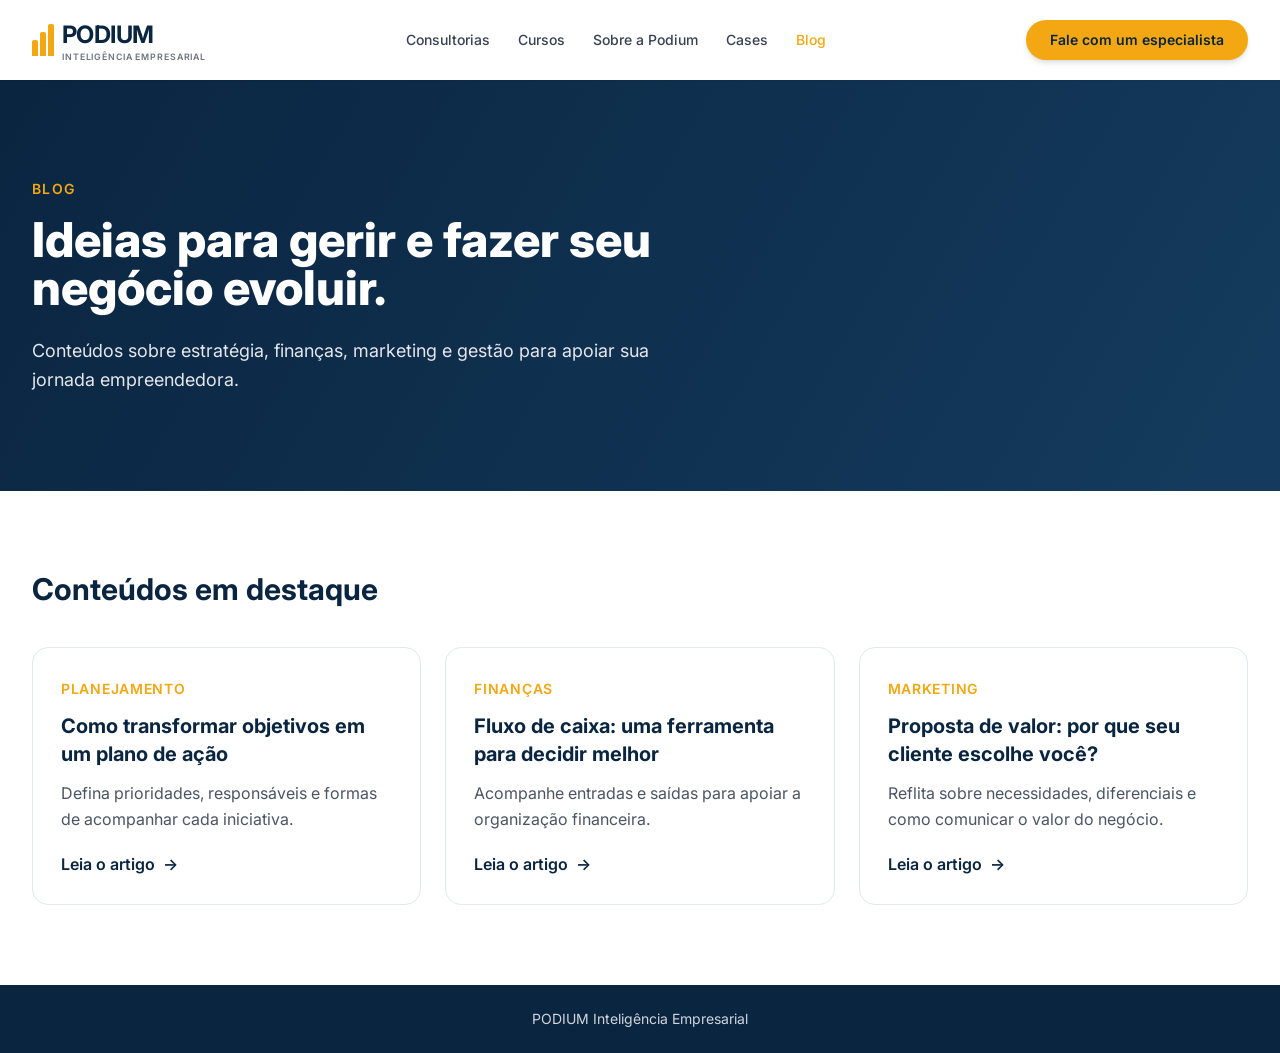
<file: pages/blog.html>
<!DOCTYPE html>
<html lang="pt-BR">
<head>
    <meta charset="UTF-8">
    <meta name="viewport" content="width=device-width, initial-scale=1.0">
    <title>Blog | PODIUM Inteligência Empresarial</title>
    <meta name="description" content="Artigos e orientações sobre planejamento, finanças e marketing para apoiar a gestão de pequenos e médios negócios.">
    <meta name="theme-color" content="#0a2540">
    <meta property="og:type" content="website">
    <meta property="og:locale" content="pt_BR">
    <meta property="og:site_name" content="PODIUM Inteligência Empresarial">
    <meta property="og:title" content="Blog | PODIUM">
    <meta property="og:description" content="Ideias para gerir e fazer seu negócio evoluir.">
    <meta property="og:image" content="../assets/og-podium.png">
    <meta property="og:image:alt" content="PODIUM Inteligência Empresarial">
    <meta name="twitter:card" content="summary_large_image">
    <link rel="icon" type="image/svg+xml" href="../favicon.svg">
    <link rel="stylesheet" href="../assets/site.css">
    <link rel="stylesheet" href="../styles.css">
    <link rel="preconnect" href="https://fonts.googleapis.com">
    <link rel="preconnect" href="https://fonts.gstatic.com" crossorigin>
    <link href="https://fonts.googleapis.com/css2?family=Inter:wght@300;400;500;600;700;800&display=swap" rel="stylesheet">
    <link rel="stylesheet" href="https://cdnjs.cloudflare.com/ajax/libs/font-awesome/6.4.0/css/all.min.css">
</head>
<body class="font-sans antialiased text-gray-800 bg-white">
    <site-header data-active="blog"></site-header>
    <main>
        <section class="page-hero text-white"><div class="max-w-7xl mx-auto px-4 sm:px-6 lg:px-8 py-16 md:py-24"><span class="text-brand-yellow font-semibold uppercase tracking-widest text-sm">Blog</span><h1 class="text-4xl md:text-5xl font-extrabold mt-4 max-w-3xl">Ideias para gerir e fazer seu negócio evoluir.</h1><p class="text-lg text-gray-200 mt-6 max-w-2xl leading-relaxed">Conteúdos sobre estratégia, finanças, marketing e gestão para apoiar sua jornada empreendedora.</p></div></section>
        <section class="max-w-7xl mx-auto px-4 sm:px-6 lg:px-8 py-16 md:py-20"><h2 class="text-3xl font-bold text-brand-blue">Conteúdos em destaque</h2>
            <div class="grid md:grid-cols-3 gap-6 mt-10">
                <article class="page-card rounded-2xl p-7"><span class="text-sm font-semibold text-brand-yellow uppercase tracking-wider">Planejamento</span><h3 class="text-xl font-bold text-brand-blue mt-3">Como transformar objetivos em um plano de ação</h3><p class="text-gray-600 mt-3 leading-relaxed">Defina prioridades, responsáveis e formas de acompanhar cada iniciativa.</p><a href="artigos/planejamento.html" class="inline-flex mt-5 font-semibold text-brand-blue hover:text-brand-yellow">Leia o artigo <span aria-hidden="true" class="ml-2">→</span></a></article>
                <article class="page-card rounded-2xl p-7"><span class="text-sm font-semibold text-brand-yellow uppercase tracking-wider">Finanças</span><h3 class="text-xl font-bold text-brand-blue mt-3">Fluxo de caixa: uma ferramenta para decidir melhor</h3><p class="text-gray-600 mt-3 leading-relaxed">Acompanhe entradas e saídas para apoiar a organização financeira.</p><a href="artigos/fluxo-de-caixa.html" class="inline-flex mt-5 font-semibold text-brand-blue hover:text-brand-yellow">Leia o artigo <span aria-hidden="true" class="ml-2">→</span></a></article>
                <article class="page-card rounded-2xl p-7"><span class="text-sm font-semibold text-brand-yellow uppercase tracking-wider">Marketing</span><h3 class="text-xl font-bold text-brand-blue mt-3">Proposta de valor: por que seu cliente escolhe você?</h3><p class="text-gray-600 mt-3 leading-relaxed">Reflita sobre necessidades, diferenciais e como comunicar o valor do negócio.</p><a href="artigos/proposta-de-valor.html" class="inline-flex mt-5 font-semibold text-brand-blue hover:text-brand-yellow">Leia o artigo <span aria-hidden="true" class="ml-2">→</span></a></article>
            </div>
        </section>
    </main>
    <footer class="bg-brand-blue text-gray-300 py-6 text-center text-sm"><a href="../index.html" class="hover:text-brand-yellow">PODIUM Inteligência Empresarial</a></footer>
    <script src="../header.js"></script>
    <script src="../script.js"></script>
</body>
</html>
</file>
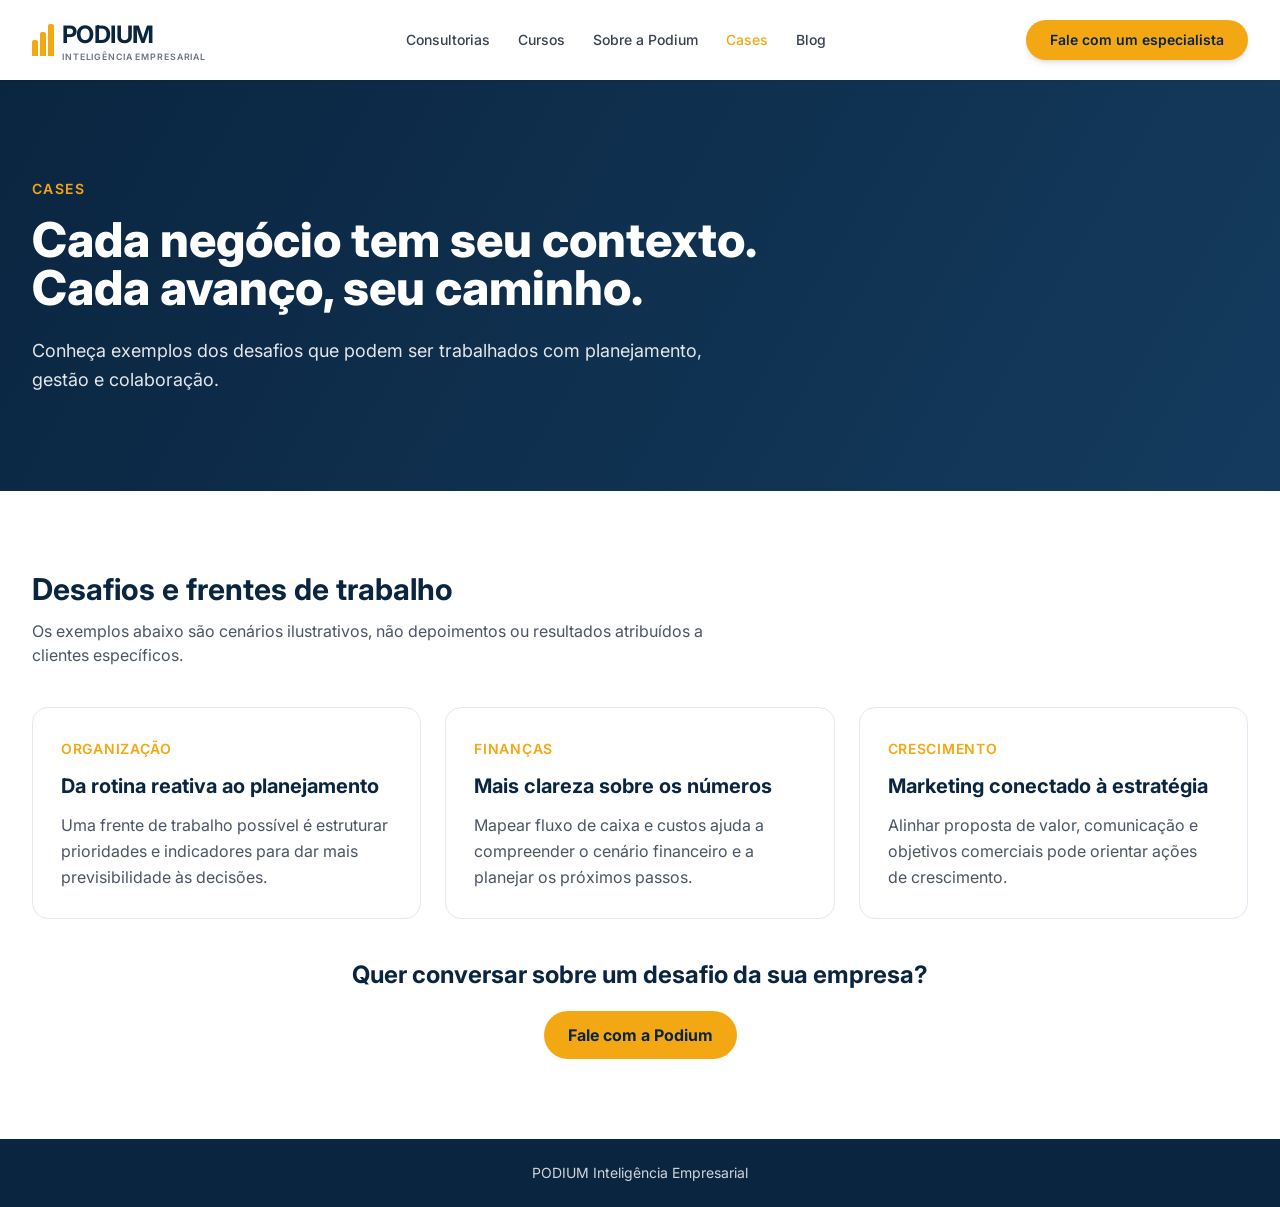
<file: pages/cases.html>
<!DOCTYPE html>
<html lang="pt-BR">
<head>
    <meta charset="UTF-8">
    <meta name="viewport" content="width=device-width, initial-scale=1.0">
    <title>Cases | PODIUM Inteligência Empresarial</title>
    <meta name="description" content="Veja exemplos ilustrativos de frentes de trabalho em estratégia, finanças e marketing para pequenos e médios negócios.">
    <meta name="theme-color" content="#0a2540">
    <meta property="og:type" content="website">
    <meta property="og:locale" content="pt_BR">
    <meta property="og:site_name" content="PODIUM Inteligência Empresarial">
    <meta property="og:title" content="Cases | PODIUM">
    <meta property="og:description" content="Cada negócio tem seu contexto. Cada avanço, seu caminho.">
    <meta property="og:image" content="../assets/og-podium.png">
    <meta property="og:image:alt" content="PODIUM Inteligência Empresarial">
    <meta name="twitter:card" content="summary_large_image">
    <link rel="icon" type="image/svg+xml" href="../favicon.svg">
    <link rel="stylesheet" href="../assets/site.css">
    <link rel="stylesheet" href="../styles.css">
    <link rel="preconnect" href="https://fonts.googleapis.com">
    <link rel="preconnect" href="https://fonts.gstatic.com" crossorigin>
    <link href="https://fonts.googleapis.com/css2?family=Inter:wght@300;400;500;600;700;800&display=swap" rel="stylesheet">
    <link rel="stylesheet" href="https://cdnjs.cloudflare.com/ajax/libs/font-awesome/6.4.0/css/all.min.css">
</head>
<body class="font-sans antialiased text-gray-800 bg-white">
    <site-header data-active="cases"></site-header>
    <main>
        <section class="page-hero text-white"><div class="max-w-7xl mx-auto px-4 sm:px-6 lg:px-8 py-16 md:py-24"><span class="text-brand-yellow font-semibold uppercase tracking-widest text-sm">Cases</span><h1 class="text-4xl md:text-5xl font-extrabold mt-4 max-w-3xl">Cada negócio tem seu contexto. Cada avanço, seu caminho.</h1><p class="text-lg text-gray-200 mt-6 max-w-2xl leading-relaxed">Conheça exemplos dos desafios que podem ser trabalhados com planejamento, gestão e colaboração.</p></div></section>
        <section class="max-w-7xl mx-auto px-4 sm:px-6 lg:px-8 py-16 md:py-20"><h2 class="text-3xl font-bold text-brand-blue">Desafios e frentes de trabalho</h2><p class="mt-3 text-gray-600 max-w-2xl">Os exemplos abaixo são cenários ilustrativos, não depoimentos ou resultados atribuídos a clientes específicos.</p>
            <div class="grid md:grid-cols-3 gap-6 mt-10">
                <article class="page-card rounded-2xl p-7"><span class="text-sm font-semibold text-brand-yellow uppercase tracking-wider">Organização</span><h3 class="text-xl font-bold text-brand-blue mt-3">Da rotina reativa ao planejamento</h3><p class="text-gray-600 mt-3 leading-relaxed">Uma frente de trabalho possível é estruturar prioridades e indicadores para dar mais previsibilidade às decisões.</p></article>
                <article class="page-card rounded-2xl p-7"><span class="text-sm font-semibold text-brand-yellow uppercase tracking-wider">Finanças</span><h3 class="text-xl font-bold text-brand-blue mt-3">Mais clareza sobre os números</h3><p class="text-gray-600 mt-3 leading-relaxed">Mapear fluxo de caixa e custos ajuda a compreender o cenário financeiro e a planejar os próximos passos.</p></article>
                <article class="page-card rounded-2xl p-7"><span class="text-sm font-semibold text-brand-yellow uppercase tracking-wider">Crescimento</span><h3 class="text-xl font-bold text-brand-blue mt-3">Marketing conectado à estratégia</h3><p class="text-gray-600 mt-3 leading-relaxed">Alinhar proposta de valor, comunicação e objetivos comerciais pode orientar ações de crescimento.</p></article>
            </div>
            <div class="mt-10 text-center"><h2 class="text-2xl font-bold text-brand-blue">Quer conversar sobre um desafio da sua empresa?</h2><a href="https://wa.me/5511988831507" target="_blank" rel="noopener noreferrer" class="inline-flex mt-5 bg-brand-yellow text-brand-blue font-bold px-6 py-3 rounded-full">Fale com a Podium</a></div>
        </section>
    </main>
    <footer class="bg-brand-blue text-gray-300 py-6 text-center text-sm"><a href="../index.html" class="hover:text-brand-yellow">PODIUM Inteligência Empresarial</a></footer>
    <script src="../header.js"></script>
    <script src="../script.js"></script>
</body>
</html>
</file>
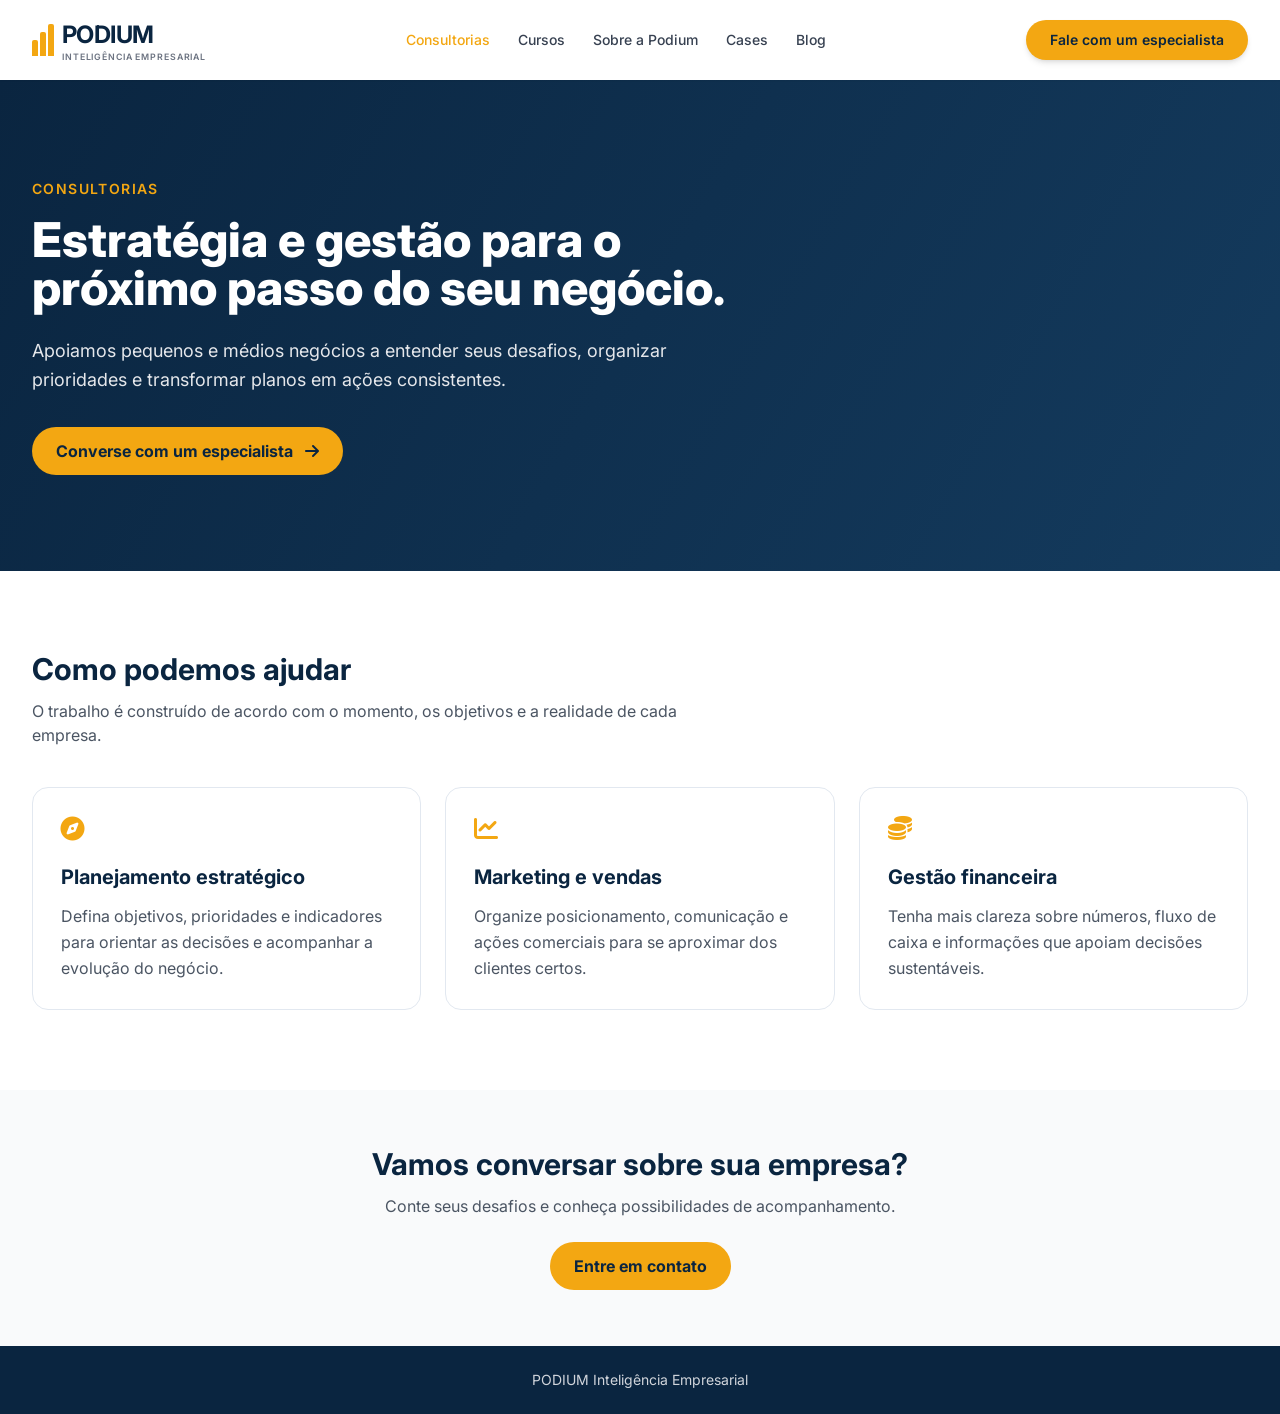
<file: pages/consultorias.html>
<!DOCTYPE html>
<html lang="pt-BR">
<head>
    <meta charset="UTF-8">
    <meta name="viewport" content="width=device-width, initial-scale=1.0">
    <title>Consultorias | PODIUM Inteligência Empresarial</title>
    <meta name="description" content="Conheça as frentes de consultoria da PODIUM em estratégia, marketing, vendas e gestão financeira para pequenos e médios negócios.">
    <meta name="theme-color" content="#0a2540">
    <meta property="og:type" content="website">
    <meta property="og:locale" content="pt_BR">
    <meta property="og:site_name" content="PODIUM Inteligência Empresarial">
    <meta property="og:title" content="Consultorias | PODIUM">
    <meta property="og:description" content="Estratégia e gestão para o próximo passo do seu negócio.">
    <meta property="og:image" content="../assets/og-podium.png">
    <meta property="og:image:alt" content="PODIUM Inteligência Empresarial">
    <meta name="twitter:card" content="summary_large_image">
    <link rel="icon" type="image/svg+xml" href="../favicon.svg">
    <link rel="stylesheet" href="../assets/site.css">
    <link rel="stylesheet" href="../styles.css">
    <link rel="preconnect" href="https://fonts.googleapis.com">
    <link rel="preconnect" href="https://fonts.gstatic.com" crossorigin>
    <link href="https://fonts.googleapis.com/css2?family=Inter:wght@300;400;500;600;700;800&display=swap" rel="stylesheet">
    <link rel="stylesheet" href="https://cdnjs.cloudflare.com/ajax/libs/font-awesome/6.4.0/css/all.min.css">
</head>
<body class="font-sans antialiased text-gray-800 bg-white">
    <site-header data-active="consultorias"></site-header>
    <main>
        <section class="page-hero text-white">
            <div class="max-w-7xl mx-auto px-4 sm:px-6 lg:px-8 py-16 md:py-24">
                <span class="text-brand-yellow font-semibold uppercase tracking-widest text-sm">Consultorias</span>
                <h1 class="text-4xl md:text-5xl font-extrabold mt-4 max-w-3xl">Estratégia e gestão para o próximo passo do seu negócio.</h1>
                <p class="text-lg text-gray-200 mt-6 max-w-2xl leading-relaxed">Apoiamos pequenos e médios negócios a entender seus desafios, organizar prioridades e transformar planos em ações consistentes.</p>
                <a href="https://wa.me/5511988831507" target="_blank" rel="noopener noreferrer" class="inline-flex mt-8 bg-brand-yellow text-brand-blue font-bold px-6 py-3 rounded-full">Converse com um especialista <i class="fa-solid fa-arrow-right ml-3 self-center"></i></a>
            </div>
        </section>
        <section class="max-w-7xl mx-auto px-4 sm:px-6 lg:px-8 py-16 md:py-20">
            <h2 class="text-3xl font-bold text-brand-blue">Como podemos ajudar</h2>
            <p class="mt-3 text-gray-600 max-w-2xl">O trabalho é construído de acordo com o momento, os objetivos e a realidade de cada empresa.</p>
            <div class="grid md:grid-cols-3 gap-6 mt-10">
                <article class="page-card rounded-2xl p-7"><i class="fa-solid fa-compass text-2xl text-brand-yellow"></i><h3 class="text-xl font-bold text-brand-blue mt-5">Planejamento estratégico</h3><p class="text-gray-600 mt-3 leading-relaxed">Defina objetivos, prioridades e indicadores para orientar as decisões e acompanhar a evolução do negócio.</p></article>
                <article class="page-card rounded-2xl p-7"><i class="fa-solid fa-chart-line text-2xl text-brand-yellow"></i><h3 class="text-xl font-bold text-brand-blue mt-5">Marketing e vendas</h3><p class="text-gray-600 mt-3 leading-relaxed">Organize posicionamento, comunicação e ações comerciais para se aproximar dos clientes certos.</p></article>
                <article class="page-card rounded-2xl p-7"><i class="fa-solid fa-coins text-2xl text-brand-yellow"></i><h3 class="text-xl font-bold text-brand-blue mt-5">Gestão financeira</h3><p class="text-gray-600 mt-3 leading-relaxed">Tenha mais clareza sobre números, fluxo de caixa e informações que apoiam decisões sustentáveis.</p></article>
            </div>
        </section>
        <section id="contato" class="bg-gray-50">
            <div class="max-w-7xl mx-auto px-4 sm:px-6 lg:px-8 py-14 text-center">
                <h2 class="text-3xl font-bold text-brand-blue">Vamos conversar sobre sua empresa?</h2>
                <p class="mt-3 text-gray-600">Conte seus desafios e conheça possibilidades de acompanhamento.</p>
                <a href="https://wa.me/5511988831507" target="_blank" rel="noopener noreferrer" class="inline-flex mt-6 bg-brand-yellow text-brand-blue font-bold px-6 py-3 rounded-full">Entre em contato</a>
            </div>
        </section>
    </main>
    <footer class="bg-brand-blue text-gray-300 py-6 text-center text-sm"><a href="../index.html" class="hover:text-brand-yellow">PODIUM Inteligência Empresarial</a></footer>
    <script src="../header.js"></script>
    <script src="../script.js"></script>
</body>
</html>
</file>
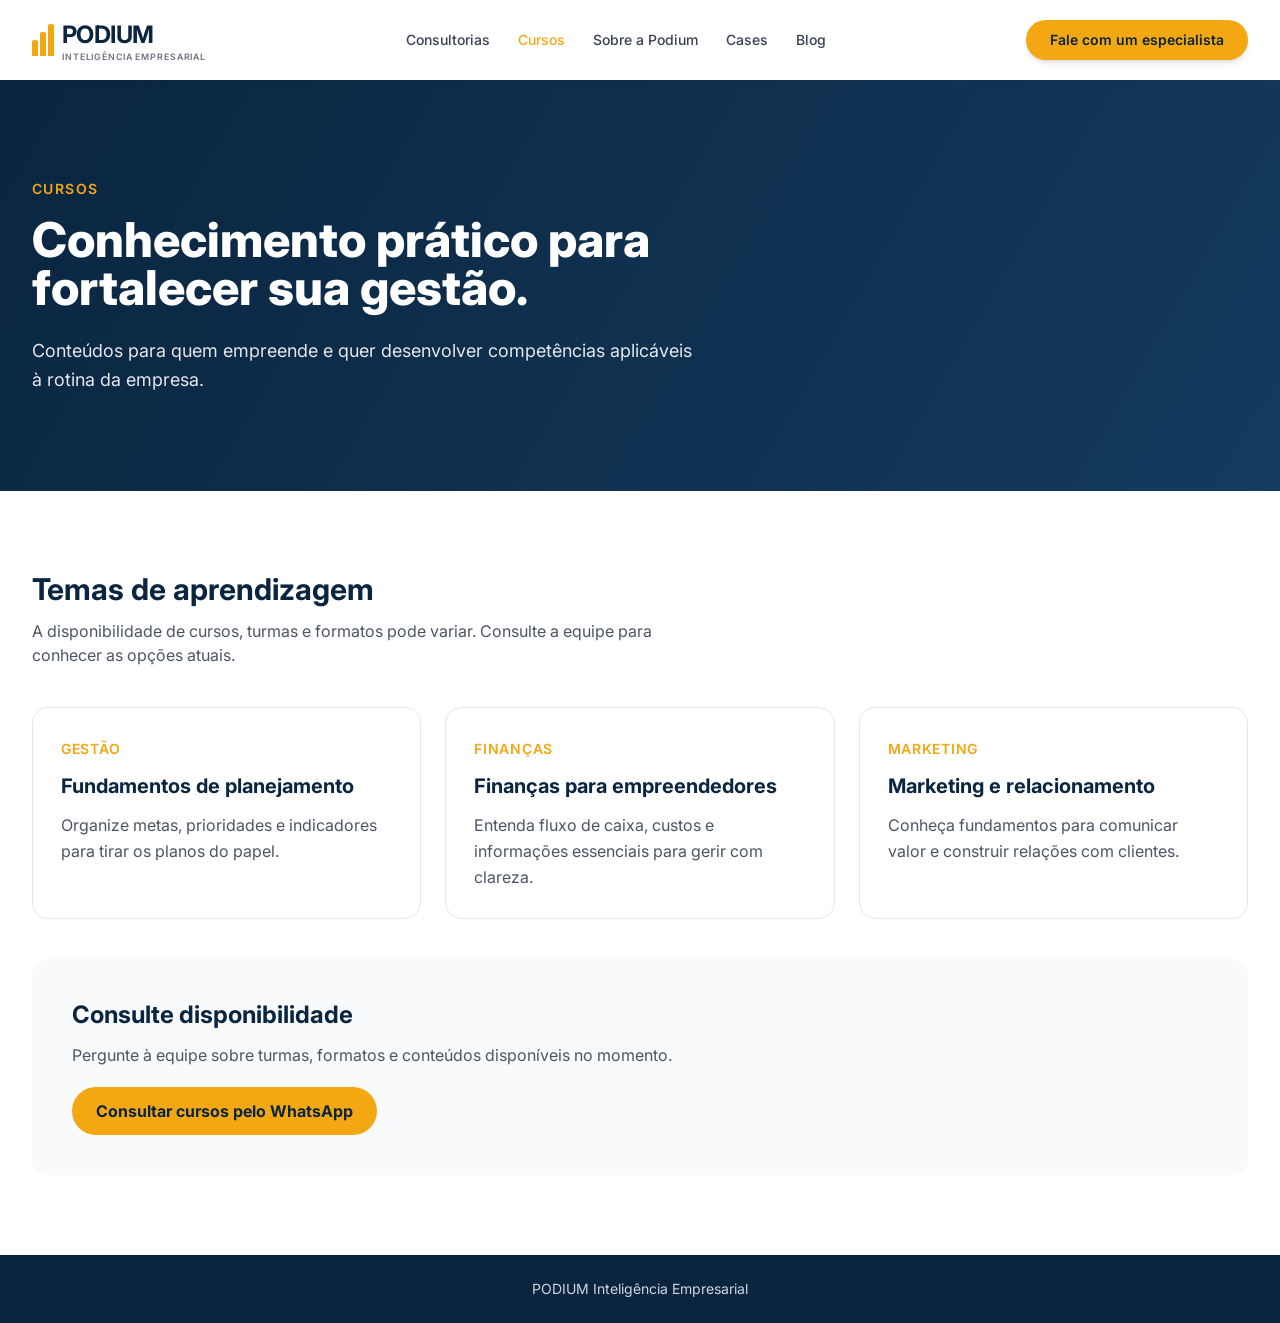
<file: pages/cursos.html>
<!DOCTYPE html>
<html lang="pt-BR">
<head>
    <meta charset="UTF-8">
    <meta name="viewport" content="width=device-width, initial-scale=1.0">
    <title>Cursos | PODIUM Inteligência Empresarial</title>
    <meta name="description" content="Explore temas de aprendizagem em gestão, finanças e marketing para empreendedores. Consulte a PODIUM sobre formatos e disponibilidade.">
    <meta name="theme-color" content="#0a2540">
    <meta property="og:type" content="website">
    <meta property="og:locale" content="pt_BR">
    <meta property="og:site_name" content="PODIUM Inteligência Empresarial">
    <meta property="og:title" content="Cursos | PODIUM">
    <meta property="og:description" content="Conhecimento prático para fortalecer sua gestão.">
    <meta property="og:image" content="../assets/og-podium.png">
    <meta property="og:image:alt" content="PODIUM Inteligência Empresarial">
    <meta name="twitter:card" content="summary_large_image">
    <link rel="icon" type="image/svg+xml" href="../favicon.svg">
    <link rel="stylesheet" href="../assets/site.css">
    <link rel="stylesheet" href="../styles.css">
    <link rel="preconnect" href="https://fonts.googleapis.com">
    <link rel="preconnect" href="https://fonts.gstatic.com" crossorigin>
    <link href="https://fonts.googleapis.com/css2?family=Inter:wght@300;400;500;600;700;800&display=swap" rel="stylesheet">
    <link rel="stylesheet" href="https://cdnjs.cloudflare.com/ajax/libs/font-awesome/6.4.0/css/all.min.css">
</head>
<body class="font-sans antialiased text-gray-800 bg-white">
    <site-header data-active="cursos"></site-header>
    <main>
        <section class="page-hero text-white"><div class="max-w-7xl mx-auto px-4 sm:px-6 lg:px-8 py-16 md:py-24"><span class="text-brand-yellow font-semibold uppercase tracking-widest text-sm">Cursos</span><h1 class="text-4xl md:text-5xl font-extrabold mt-4 max-w-3xl">Conhecimento prático para fortalecer sua gestão.</h1><p class="text-lg text-gray-200 mt-6 max-w-2xl leading-relaxed">Conteúdos para quem empreende e quer desenvolver competências aplicáveis à rotina da empresa.</p></div></section>
        <section class="max-w-7xl mx-auto px-4 sm:px-6 lg:px-8 py-16 md:py-20"><h2 class="text-3xl font-bold text-brand-blue">Temas de aprendizagem</h2><p class="mt-3 text-gray-600 max-w-2xl">A disponibilidade de cursos, turmas e formatos pode variar. Consulte a equipe para conhecer as opções atuais.</p>
            <div class="grid md:grid-cols-3 gap-6 mt-10">
                <article class="page-card rounded-2xl p-7"><span class="text-sm font-semibold text-brand-yellow uppercase tracking-wider">Gestão</span><h3 class="text-xl font-bold text-brand-blue mt-3">Fundamentos de planejamento</h3><p class="text-gray-600 mt-3 leading-relaxed">Organize metas, prioridades e indicadores para tirar os planos do papel.</p></article>
                <article class="page-card rounded-2xl p-7"><span class="text-sm font-semibold text-brand-yellow uppercase tracking-wider">Finanças</span><h3 class="text-xl font-bold text-brand-blue mt-3">Finanças para empreendedores</h3><p class="text-gray-600 mt-3 leading-relaxed">Entenda fluxo de caixa, custos e informações essenciais para gerir com clareza.</p></article>
                <article class="page-card rounded-2xl p-7"><span class="text-sm font-semibold text-brand-yellow uppercase tracking-wider">Marketing</span><h3 class="text-xl font-bold text-brand-blue mt-3">Marketing e relacionamento</h3><p class="text-gray-600 mt-3 leading-relaxed">Conheça fundamentos para comunicar valor e construir relações com clientes.</p></article>
            </div>
            <div class="mt-10 rounded-2xl bg-gray-50 p-7 md:p-10"><h2 class="text-2xl font-bold text-brand-blue">Consulte disponibilidade</h2><p class="mt-3 text-gray-600">Pergunte à equipe sobre turmas, formatos e conteúdos disponíveis no momento.</p><a href="https://wa.me/5511988831507" target="_blank" rel="noopener noreferrer" class="inline-flex mt-5 bg-brand-yellow text-brand-blue font-bold px-6 py-3 rounded-full">Consultar cursos pelo WhatsApp</a></div>
        </section>
    </main>
    <footer class="bg-brand-blue text-gray-300 py-6 text-center text-sm"><a href="../index.html" class="hover:text-brand-yellow">PODIUM Inteligência Empresarial</a></footer>
    <script src="../header.js"></script>
    <script src="../script.js"></script>
</body>
</html>
</file>
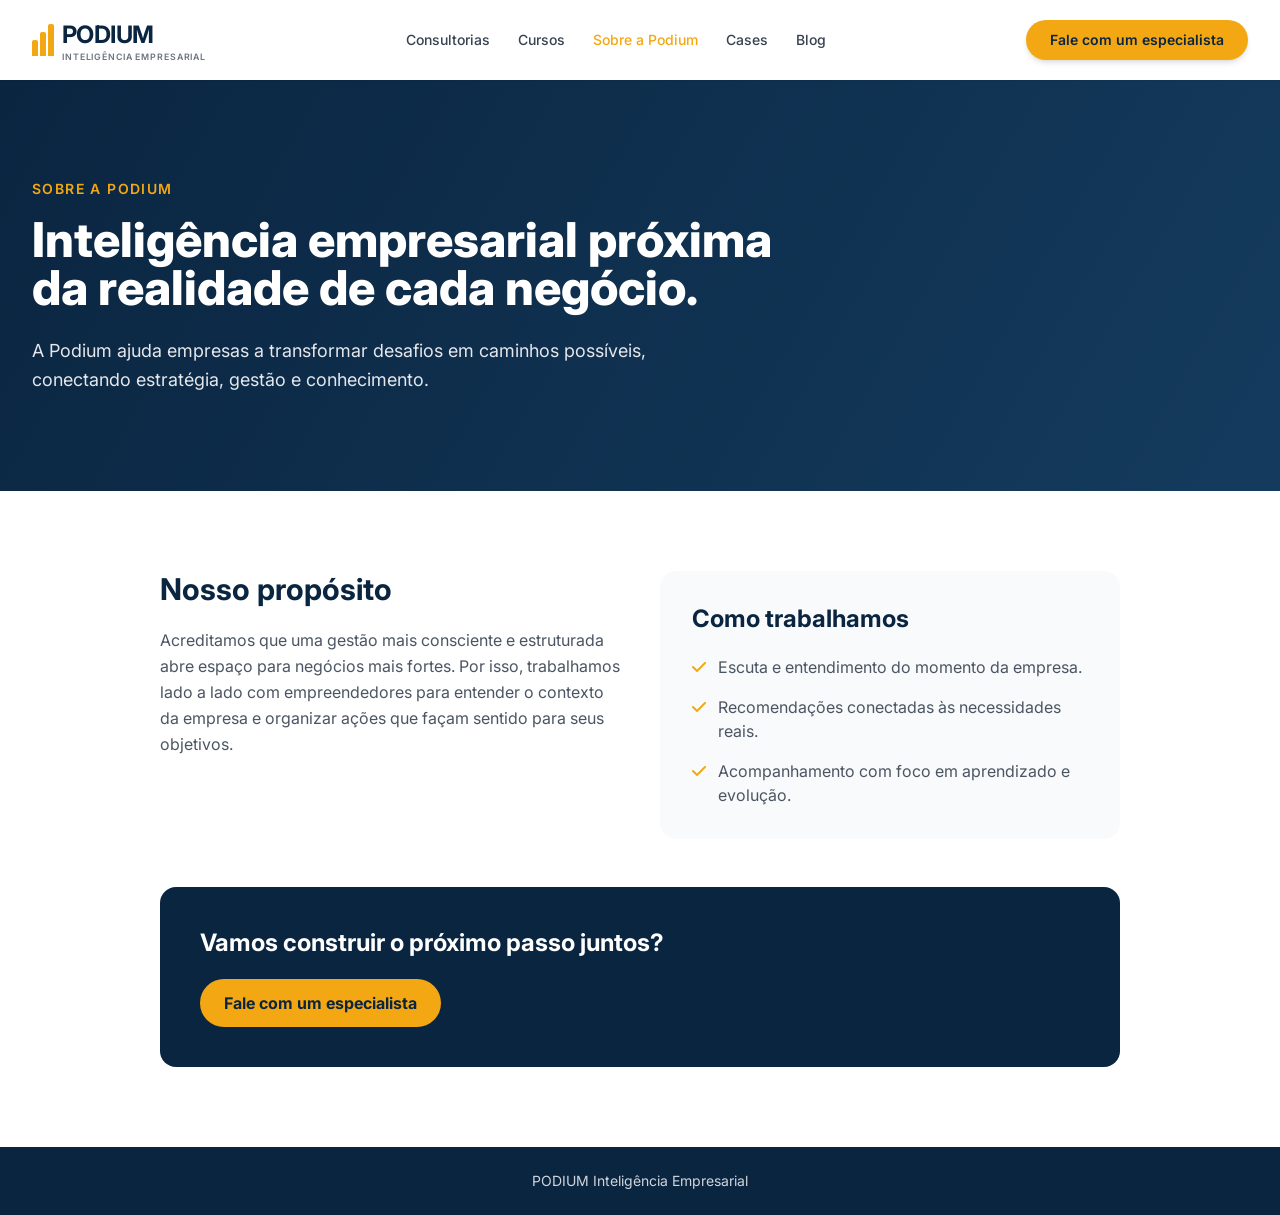
<file: pages/sobre.html>
<!DOCTYPE html>
<html lang="pt-BR">
<head>
    <meta charset="UTF-8">
    <meta name="viewport" content="width=device-width, initial-scale=1.0">
    <title>Sobre a Podium | PODIUM Inteligência Empresarial</title>
    <meta name="description" content="Conheça a abordagem da PODIUM Inteligência Empresarial e seu trabalho com estratégia, gestão e desenvolvimento de pequenos e médios negócios.">
    <meta name="theme-color" content="#0a2540">
    <meta property="og:type" content="website">
    <meta property="og:locale" content="pt_BR">
    <meta property="og:site_name" content="PODIUM Inteligência Empresarial">
    <meta property="og:title" content="Sobre a Podium | PODIUM">
    <meta property="og:description" content="Inteligência empresarial próxima da realidade de cada negócio.">
    <meta property="og:image" content="../assets/og-podium.png">
    <meta property="og:image:alt" content="PODIUM Inteligência Empresarial">
    <meta name="twitter:card" content="summary_large_image">
    <link rel="icon" type="image/svg+xml" href="../favicon.svg">
    <link rel="stylesheet" href="../assets/site.css">
    <link rel="stylesheet" href="../styles.css">
    <link rel="preconnect" href="https://fonts.googleapis.com">
    <link rel="preconnect" href="https://fonts.gstatic.com" crossorigin>
    <link href="https://fonts.googleapis.com/css2?family=Inter:wght@300;400;500;600;700;800&display=swap" rel="stylesheet">
    <link rel="stylesheet" href="https://cdnjs.cloudflare.com/ajax/libs/font-awesome/6.4.0/css/all.min.css">
</head>
<body class="font-sans antialiased text-gray-800 bg-white">
    <site-header data-active="sobre"></site-header>
    <main>
        <section class="page-hero text-white"><div class="max-w-7xl mx-auto px-4 sm:px-6 lg:px-8 py-16 md:py-24"><span class="text-brand-yellow font-semibold uppercase tracking-widest text-sm">Sobre a Podium</span><h1 class="text-4xl md:text-5xl font-extrabold mt-4 max-w-3xl">Inteligência empresarial próxima da realidade de cada negócio.</h1><p class="text-lg text-gray-200 mt-6 max-w-2xl leading-relaxed">A Podium ajuda empresas a transformar desafios em caminhos possíveis, conectando estratégia, gestão e conhecimento.</p></div></section>
        <section class="max-w-5xl mx-auto px-4 sm:px-6 lg:px-8 py-16 md:py-20"><div class="grid md:grid-cols-2 gap-10 items-start">
            <div><h2 class="text-3xl font-bold text-brand-blue">Nosso propósito</h2><p class="mt-5 text-gray-600 leading-relaxed">Acreditamos que uma gestão mais consciente e estruturada abre espaço para negócios mais fortes. Por isso, trabalhamos lado a lado com empreendedores para entender o contexto da empresa e organizar ações que façam sentido para seus objetivos.</p></div>
            <div class="bg-gray-50 rounded-2xl p-8"><h2 class="text-2xl font-bold text-brand-blue">Como trabalhamos</h2><ul class="mt-5 space-y-4 text-gray-600"><li class="flex gap-3"><i class="fa-solid fa-check text-brand-yellow mt-1"></i><span>Escuta e entendimento do momento da empresa.</span></li><li class="flex gap-3"><i class="fa-solid fa-check text-brand-yellow mt-1"></i><span>Recomendações conectadas às necessidades reais.</span></li><li class="flex gap-3"><i class="fa-solid fa-check text-brand-yellow mt-1"></i><span>Acompanhamento com foco em aprendizado e evolução.</span></li></ul></div>
        </div><div class="mt-12 rounded-2xl bg-brand-blue text-white p-8 md:p-10"><h2 class="text-2xl font-bold">Vamos construir o próximo passo juntos?</h2><a href="https://wa.me/5511988831507" target="_blank" rel="noopener noreferrer" class="inline-flex mt-5 bg-brand-yellow text-brand-blue font-bold px-6 py-3 rounded-full">Fale com um especialista</a></div></section>
    </main>
    <footer class="bg-brand-blue text-gray-300 py-6 text-center text-sm"><a href="../index.html" class="hover:text-brand-yellow">PODIUM Inteligência Empresarial</a></footer>
    <script src="../header.js"></script>
    <script src="../script.js"></script>
</body>
</html>
</file>
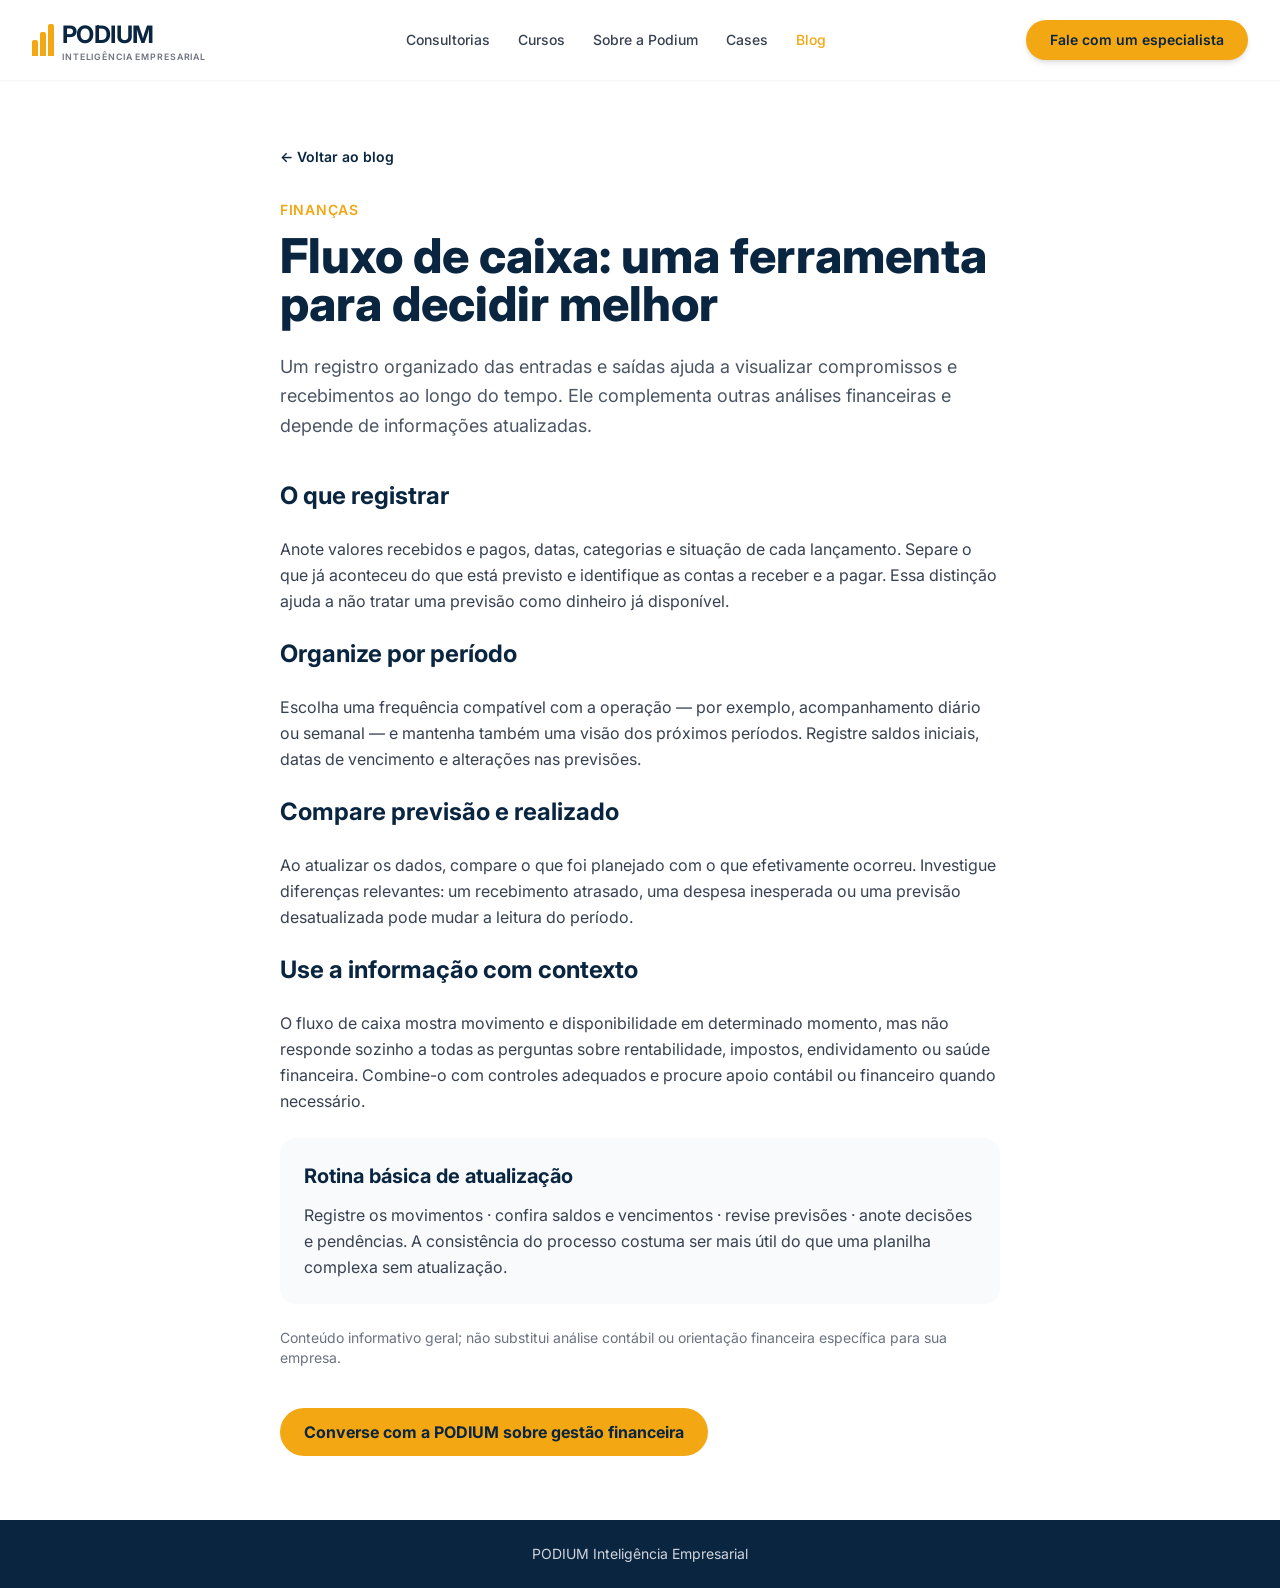
<file: pages/artigos/fluxo-de-caixa.html>
<!DOCTYPE html>
<html lang="pt-BR">
<head>
    <meta charset="UTF-8">
    <meta name="viewport" content="width=device-width, initial-scale=1.0">
    <title>Fluxo de caixa: uma ferramenta para decidir melhor | Blog PODIUM</title>
    <meta name="description" content="Veja como organizar recebimentos e pagamentos previstos para acompanhar a disponibilidade de caixa da empresa.">
    <meta name="theme-color" content="#0a2540">
    <meta property="og:type" content="article">
    <meta property="og:locale" content="pt_BR">
    <meta property="og:site_name" content="PODIUM Inteligência Empresarial">
    <meta property="og:title" content="Fluxo de caixa: uma ferramenta para decidir melhor">
    <meta property="og:description" content="Acompanhe entradas e saídas para apoiar a organização financeira.">
    <meta property="og:image" content="../../assets/og-podium.png">
    <meta property="og:image:alt" content="PODIUM Inteligência Empresarial">
    <meta name="twitter:card" content="summary_large_image">
    <link rel="icon" type="image/svg+xml" href="../../favicon.svg">
    <link rel="stylesheet" href="../../assets/site.css">
    <link rel="stylesheet" href="../../styles.css">
    <link rel="preconnect" href="https://fonts.googleapis.com">
    <link rel="preconnect" href="https://fonts.gstatic.com" crossorigin>
    <link href="https://fonts.googleapis.com/css2?family=Inter:wght@300;400;500;600;700;800&display=swap" rel="stylesheet">
    <link rel="stylesheet" href="https://cdnjs.cloudflare.com/ajax/libs/font-awesome/6.4.0/css/all.min.css">
</head>
<body class="font-sans antialiased text-gray-800 bg-white">
    <site-header data-active="blog"></site-header>
    <main>
        <article class="max-w-3xl mx-auto px-4 sm:px-6 py-12 md:py-16">
            <a href="../blog.html" class="text-sm font-semibold text-brand-blue hover:text-brand-yellow">← Voltar ao blog</a>
            <p class="mt-8 text-sm font-semibold text-brand-yellow uppercase tracking-wider">Finanças</p>
            <h1 class="text-3xl md:text-5xl font-extrabold text-brand-blue mt-3 leading-tight">Fluxo de caixa: uma ferramenta para decidir melhor</h1>
            <p class="mt-6 text-lg text-gray-600 leading-relaxed">Um registro organizado das entradas e saídas ajuda a visualizar compromissos e recebimentos ao longo do tempo. Ele complementa outras análises financeiras e depende de informações atualizadas.</p>
            <div class="prose-copy mt-10 space-y-6 text-gray-700 leading-relaxed">
                <h2 class="text-2xl font-bold text-brand-blue">O que registrar</h2>
                <p>Anote valores recebidos e pagos, datas, categorias e situação de cada lançamento. Separe o que já aconteceu do que está previsto e identifique as contas a receber e a pagar. Essa distinção ajuda a não tratar uma previsão como dinheiro já disponível.</p>
                <h2 class="text-2xl font-bold text-brand-blue">Organize por período</h2>
                <p>Escolha uma frequência compatível com a operação — por exemplo, acompanhamento diário ou semanal — e mantenha também uma visão dos próximos períodos. Registre saldos iniciais, datas de vencimento e alterações nas previsões.</p>
                <h2 class="text-2xl font-bold text-brand-blue">Compare previsão e realizado</h2>
                <p>Ao atualizar os dados, compare o que foi planejado com o que efetivamente ocorreu. Investigue diferenças relevantes: um recebimento atrasado, uma despesa inesperada ou uma previsão desatualizada pode mudar a leitura do período.</p>
                <h2 class="text-2xl font-bold text-brand-blue">Use a informação com contexto</h2>
                <p>O fluxo de caixa mostra movimento e disponibilidade em determinado momento, mas não responde sozinho a todas as perguntas sobre rentabilidade, impostos, endividamento ou saúde financeira. Combine-o com controles adequados e procure apoio contábil ou financeiro quando necessário.</p>
                <div class="rounded-2xl bg-gray-50 p-6"><h2 class="text-xl font-bold text-brand-blue">Rotina básica de atualização</h2><p class="mt-3">Registre os movimentos · confira saldos e vencimentos · revise previsões · anote decisões e pendências. A consistência do processo costuma ser mais útil do que uma planilha complexa sem atualização.</p></div>
                <p class="text-sm text-gray-500">Conteúdo informativo geral; não substitui análise contábil ou orientação financeira específica para sua empresa.</p>
            </div>
            <a href="https://wa.me/5511988831507" target="_blank" rel="noopener noreferrer" class="inline-flex mt-10 bg-brand-yellow text-brand-blue font-bold px-6 py-3 rounded-full">Converse com a PODIUM sobre gestão financeira</a>
        </article>
    </main>
    <footer class="bg-brand-blue text-gray-300 py-6 text-center text-sm"><a href="../../index.html" class="hover:text-brand-yellow">PODIUM Inteligência Empresarial</a></footer>
    <script src="../../header.js"></script>
    <script src="../../script.js"></script>
</body>
</html>
</file>
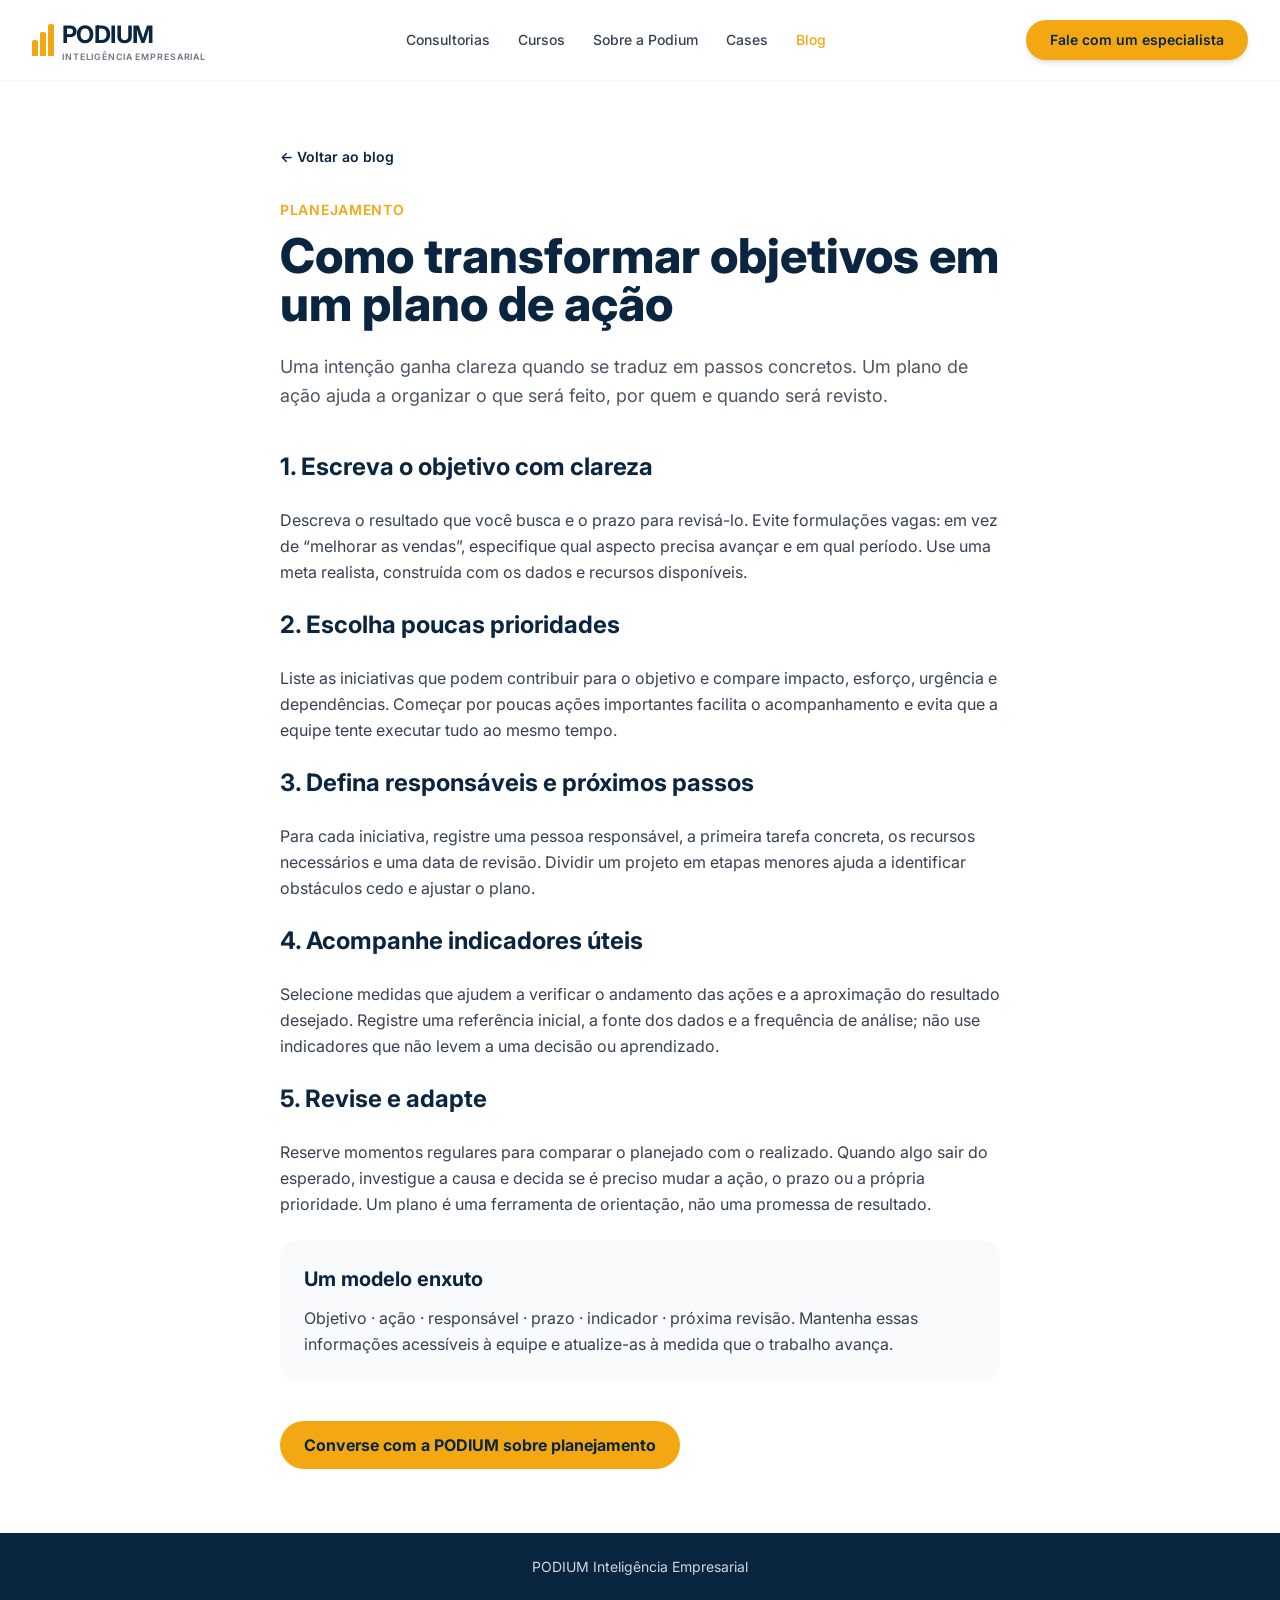
<file: pages/artigos/planejamento.html>
<!DOCTYPE html>
<html lang="pt-BR">
<head>
    <meta charset="UTF-8">
    <meta name="viewport" content="width=device-width, initial-scale=1.0">
    <title>Como transformar objetivos em um plano de ação | Blog PODIUM</title>
    <meta name="description" content="Um roteiro simples para transformar objetivos empresariais em ações prioritárias, responsáveis e acompanháveis.">
    <meta name="theme-color" content="#0a2540">
    <meta property="og:type" content="article">
    <meta property="og:locale" content="pt_BR">
    <meta property="og:site_name" content="PODIUM Inteligência Empresarial">
    <meta property="og:title" content="Como transformar objetivos em um plano de ação">
    <meta property="og:description" content="Defina prioridades, responsáveis e formas de acompanhar cada iniciativa.">
    <meta property="og:image" content="../../assets/og-podium.png">
    <meta property="og:image:alt" content="PODIUM Inteligência Empresarial">
    <meta name="twitter:card" content="summary_large_image">
    <link rel="icon" type="image/svg+xml" href="../../favicon.svg">
    <link rel="stylesheet" href="../../assets/site.css">
    <link rel="stylesheet" href="../../styles.css">
    <link rel="preconnect" href="https://fonts.googleapis.com">
    <link rel="preconnect" href="https://fonts.gstatic.com" crossorigin>
    <link href="https://fonts.googleapis.com/css2?family=Inter:wght@300;400;500;600;700;800&display=swap" rel="stylesheet">
    <link rel="stylesheet" href="https://cdnjs.cloudflare.com/ajax/libs/font-awesome/6.4.0/css/all.min.css">
</head>
<body class="font-sans antialiased text-gray-800 bg-white">
    <site-header data-active="blog"></site-header>
    <main>
        <article class="max-w-3xl mx-auto px-4 sm:px-6 py-12 md:py-16">
            <a href="../blog.html" class="text-sm font-semibold text-brand-blue hover:text-brand-yellow">← Voltar ao blog</a>
            <p class="mt-8 text-sm font-semibold text-brand-yellow uppercase tracking-wider">Planejamento</p>
            <h1 class="text-3xl md:text-5xl font-extrabold text-brand-blue mt-3 leading-tight">Como transformar objetivos em um plano de ação</h1>
            <p class="mt-6 text-lg text-gray-600 leading-relaxed">Uma intenção ganha clareza quando se traduz em passos concretos. Um plano de ação ajuda a organizar o que será feito, por quem e quando será revisto.</p>
            <div class="prose-copy mt-10 space-y-6 text-gray-700 leading-relaxed">
                <h2 class="text-2xl font-bold text-brand-blue">1. Escreva o objetivo com clareza</h2>
                <p>Descreva o resultado que você busca e o prazo para revisá-lo. Evite formulações vagas: em vez de “melhorar as vendas”, especifique qual aspecto precisa avançar e em qual período. Use uma meta realista, construída com os dados e recursos disponíveis.</p>
                <h2 class="text-2xl font-bold text-brand-blue">2. Escolha poucas prioridades</h2>
                <p>Liste as iniciativas que podem contribuir para o objetivo e compare impacto, esforço, urgência e dependências. Começar por poucas ações importantes facilita o acompanhamento e evita que a equipe tente executar tudo ao mesmo tempo.</p>
                <h2 class="text-2xl font-bold text-brand-blue">3. Defina responsáveis e próximos passos</h2>
                <p>Para cada iniciativa, registre uma pessoa responsável, a primeira tarefa concreta, os recursos necessários e uma data de revisão. Dividir um projeto em etapas menores ajuda a identificar obstáculos cedo e ajustar o plano.</p>
                <h2 class="text-2xl font-bold text-brand-blue">4. Acompanhe indicadores úteis</h2>
                <p>Selecione medidas que ajudem a verificar o andamento das ações e a aproximação do resultado desejado. Registre uma referência inicial, a fonte dos dados e a frequência de análise; não use indicadores que não levem a uma decisão ou aprendizado.</p>
                <h2 class="text-2xl font-bold text-brand-blue">5. Revise e adapte</h2>
                <p>Reserve momentos regulares para comparar o planejado com o realizado. Quando algo sair do esperado, investigue a causa e decida se é preciso mudar a ação, o prazo ou a própria prioridade. Um plano é uma ferramenta de orientação, não uma promessa de resultado.</p>
                <div class="rounded-2xl bg-gray-50 p-6"><h2 class="text-xl font-bold text-brand-blue">Um modelo enxuto</h2><p class="mt-3">Objetivo · ação · responsável · prazo · indicador · próxima revisão. Mantenha essas informações acessíveis à equipe e atualize-as à medida que o trabalho avança.</p></div>
            </div>
            <a href="https://wa.me/5511988831507" target="_blank" rel="noopener noreferrer" class="inline-flex mt-10 bg-brand-yellow text-brand-blue font-bold px-6 py-3 rounded-full">Converse com a PODIUM sobre planejamento</a>
        </article>
    </main>
    <footer class="bg-brand-blue text-gray-300 py-6 text-center text-sm"><a href="../../index.html" class="hover:text-brand-yellow">PODIUM Inteligência Empresarial</a></footer>
    <script src="../../header.js"></script>
    <script src="../../script.js"></script>
</body>
</html>
</file>
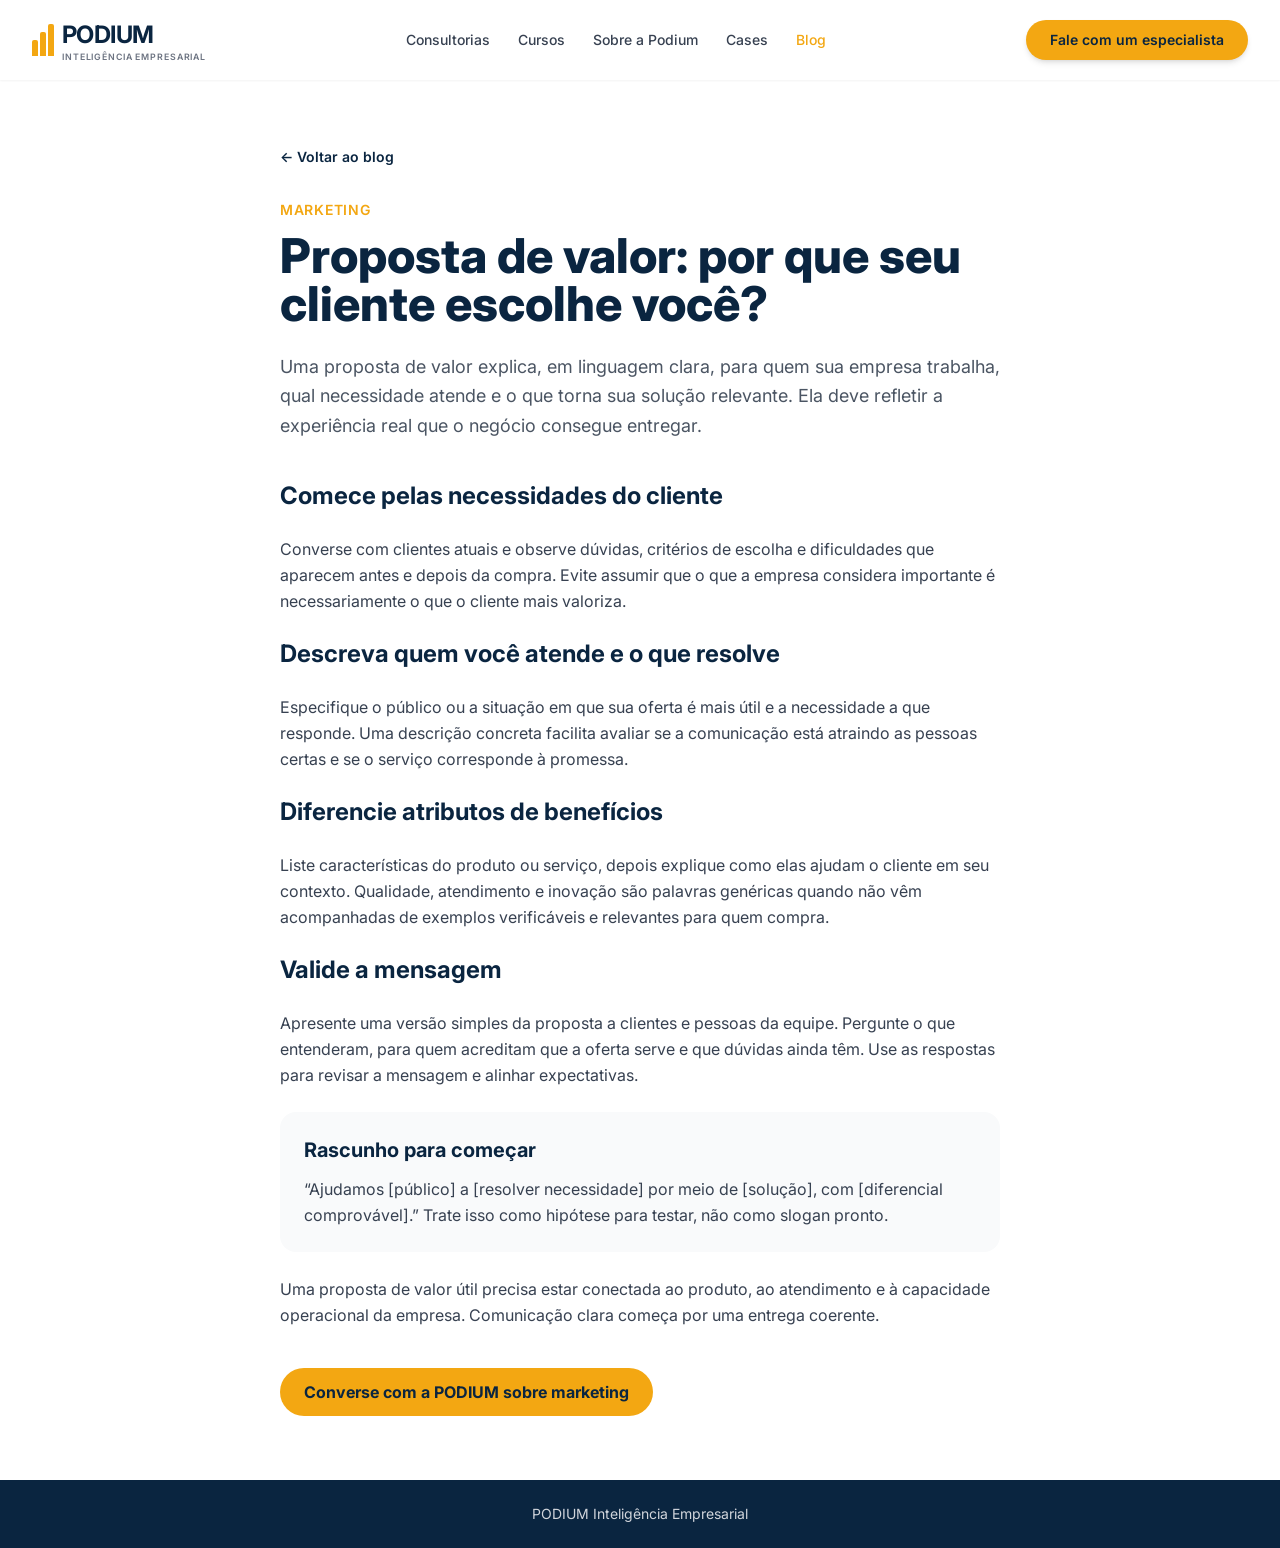
<file: pages/artigos/proposta-de-valor.html>
<!DOCTYPE html>
<html lang="pt-BR">
<head>
    <meta charset="UTF-8">
    <meta name="viewport" content="width=device-width, initial-scale=1.0">
    <title>Proposta de valor: por que seu cliente escolhe você? | Blog PODIUM</title>
    <meta name="description" content="Um exercício para compreender o que seus clientes valorizam e comunicar com mais clareza a proposta do seu negócio.">
    <meta name="theme-color" content="#0a2540">
    <meta property="og:type" content="article">
    <meta property="og:locale" content="pt_BR">
    <meta property="og:site_name" content="PODIUM Inteligência Empresarial">
    <meta property="og:title" content="Proposta de valor: por que seu cliente escolhe você?">
    <meta property="og:description" content="Reflita sobre necessidades, diferenciais e comunicação do seu negócio.">
    <meta property="og:image" content="../../assets/og-podium.png">
    <meta property="og:image:alt" content="PODIUM Inteligência Empresarial">
    <meta name="twitter:card" content="summary_large_image">
    <link rel="icon" type="image/svg+xml" href="../../favicon.svg">
    <link rel="stylesheet" href="../../assets/site.css">
    <link rel="stylesheet" href="../../styles.css">
    <link rel="preconnect" href="https://fonts.googleapis.com">
    <link rel="preconnect" href="https://fonts.gstatic.com" crossorigin>
    <link href="https://fonts.googleapis.com/css2?family=Inter:wght@300;400;500;600;700;800&display=swap" rel="stylesheet">
    <link rel="stylesheet" href="https://cdnjs.cloudflare.com/ajax/libs/font-awesome/6.4.0/css/all.min.css">
</head>
<body class="font-sans antialiased text-gray-800 bg-white">
    <site-header data-active="blog"></site-header>
    <main>
        <article class="max-w-3xl mx-auto px-4 sm:px-6 py-12 md:py-16">
            <a href="../blog.html" class="text-sm font-semibold text-brand-blue hover:text-brand-yellow">← Voltar ao blog</a>
            <p class="mt-8 text-sm font-semibold text-brand-yellow uppercase tracking-wider">Marketing</p>
            <h1 class="text-3xl md:text-5xl font-extrabold text-brand-blue mt-3 leading-tight">Proposta de valor: por que seu cliente escolhe você?</h1>
            <p class="mt-6 text-lg text-gray-600 leading-relaxed">Uma proposta de valor explica, em linguagem clara, para quem sua empresa trabalha, qual necessidade atende e o que torna sua solução relevante. Ela deve refletir a experiência real que o negócio consegue entregar.</p>
            <div class="prose-copy mt-10 space-y-6 text-gray-700 leading-relaxed">
                <h2 class="text-2xl font-bold text-brand-blue">Comece pelas necessidades do cliente</h2>
                <p>Converse com clientes atuais e observe dúvidas, critérios de escolha e dificuldades que aparecem antes e depois da compra. Evite assumir que o que a empresa considera importante é necessariamente o que o cliente mais valoriza.</p>
                <h2 class="text-2xl font-bold text-brand-blue">Descreva quem você atende e o que resolve</h2>
                <p>Especifique o público ou a situação em que sua oferta é mais útil e a necessidade a que responde. Uma descrição concreta facilita avaliar se a comunicação está atraindo as pessoas certas e se o serviço corresponde à promessa.</p>
                <h2 class="text-2xl font-bold text-brand-blue">Diferencie atributos de benefícios</h2>
                <p>Liste características do produto ou serviço, depois explique como elas ajudam o cliente em seu contexto. Qualidade, atendimento e inovação são palavras genéricas quando não vêm acompanhadas de exemplos verificáveis e relevantes para quem compra.</p>
                <h2 class="text-2xl font-bold text-brand-blue">Valide a mensagem</h2>
                <p>Apresente uma versão simples da proposta a clientes e pessoas da equipe. Pergunte o que entenderam, para quem acreditam que a oferta serve e que dúvidas ainda têm. Use as respostas para revisar a mensagem e alinhar expectativas.</p>
                <div class="rounded-2xl bg-gray-50 p-6"><h2 class="text-xl font-bold text-brand-blue">Rascunho para começar</h2><p class="mt-3">“Ajudamos [público] a [resolver necessidade] por meio de [solução], com [diferencial comprovável].” Trate isso como hipótese para testar, não como slogan pronto.</p></div>
                <p>Uma proposta de valor útil precisa estar conectada ao produto, ao atendimento e à capacidade operacional da empresa. Comunicação clara começa por uma entrega coerente.</p>
            </div>
            <a href="https://wa.me/5511988831507" target="_blank" rel="noopener noreferrer" class="inline-flex mt-10 bg-brand-yellow text-brand-blue font-bold px-6 py-3 rounded-full">Converse com a PODIUM sobre marketing</a>
        </article>
    </main>
    <footer class="bg-brand-blue text-gray-300 py-6 text-center text-sm"><a href="../../index.html" class="hover:text-brand-yellow">PODIUM Inteligência Empresarial</a></footer>
    <script src="../../header.js"></script>
    <script src="../../script.js"></script>
</body>
</html>
</file>
<file: assets/site.css>
*,:after,:before{--tw-border-spacing-x:0;--tw-border-spacing-y:0;--tw-translate-x:0;--tw-translate-y:0;--tw-rotate:0;--tw-skew-x:0;--tw-skew-y:0;--tw-scale-x:1;--tw-scale-y:1;--tw-pan-x: ;--tw-pan-y: ;--tw-pinch-zoom: ;--tw-scroll-snap-strictness:proximity;--tw-gradient-from-position: ;--tw-gradient-via-position: ;--tw-gradient-to-position: ;--tw-ordinal: ;--tw-slashed-zero: ;--tw-numeric-figure: ;--tw-numeric-spacing: ;--tw-numeric-fraction: ;--tw-ring-inset: ;--tw-ring-offset-width:0px;--tw-ring-offset-color:#fff;--tw-ring-color:rgba(59,130,246,.5);--tw-ring-offset-shadow:0 0 #0000;--tw-ring-shadow:0 0 #0000;--tw-shadow:0 0 #0000;--tw-shadow-colored:0 0 #0000;--tw-blur: ;--tw-brightness: ;--tw-contrast: ;--tw-grayscale: ;--tw-hue-rotate: ;--tw-invert: ;--tw-saturate: ;--tw-sepia: ;--tw-drop-shadow: ;--tw-backdrop-blur: ;--tw-backdrop-brightness: ;--tw-backdrop-contrast: ;--tw-backdrop-grayscale: ;--tw-backdrop-hue-rotate: ;--tw-backdrop-invert: ;--tw-backdrop-opacity: ;--tw-backdrop-saturate: ;--tw-backdrop-sepia: ;--tw-contain-size: ;--tw-contain-layout: ;--tw-contain-paint: ;--tw-contain-style: }::backdrop{--tw-border-spacing-x:0;--tw-border-spacing-y:0;--tw-translate-x:0;--tw-translate-y:0;--tw-rotate:0;--tw-skew-x:0;--tw-skew-y:0;--tw-scale-x:1;--tw-scale-y:1;--tw-pan-x: ;--tw-pan-y: ;--tw-pinch-zoom: ;--tw-scroll-snap-strictness:proximity;--tw-gradient-from-position: ;--tw-gradient-via-position: ;--tw-gradient-to-position: ;--tw-ordinal: ;--tw-slashed-zero: ;--tw-numeric-figure: ;--tw-numeric-spacing: ;--tw-numeric-fraction: ;--tw-ring-inset: ;--tw-ring-offset-width:0px;--tw-ring-offset-color:#fff;--tw-ring-color:rgba(59,130,246,.5);--tw-ring-offset-shadow:0 0 #0000;--tw-ring-shadow:0 0 #0000;--tw-shadow:0 0 #0000;--tw-shadow-colored:0 0 #0000;--tw-blur: ;--tw-brightness: ;--tw-contrast: ;--tw-grayscale: ;--tw-hue-rotate: ;--tw-invert: ;--tw-saturate: ;--tw-sepia: ;--tw-drop-shadow: ;--tw-backdrop-blur: ;--tw-backdrop-brightness: ;--tw-backdrop-contrast: ;--tw-backdrop-grayscale: ;--tw-backdrop-hue-rotate: ;--tw-backdrop-invert: ;--tw-backdrop-opacity: ;--tw-backdrop-saturate: ;--tw-backdrop-sepia: ;--tw-contain-size: ;--tw-contain-layout: ;--tw-contain-paint: ;--tw-contain-style: }/*! tailwindcss v3.4.19 | MIT License | https://tailwindcss.com*/*,:after,:before{box-sizing:border-box;border:0 solid #e5e7eb}:after,:before{--tw-content:""}:host,html{line-height:1.5;-webkit-text-size-adjust:100%;-moz-tab-size:4;-o-tab-size:4;tab-size:4;font-family:Inter,sans-serif;font-feature-settings:normal;font-variation-settings:normal;-webkit-tap-highlight-color:transparent}body{margin:0;line-height:inherit}hr{height:0;color:inherit;border-top-width:1px}abbr:where([title]){-webkit-text-decoration:underline dotted;text-decoration:underline dotted}h1,h2,h3,h4,h5,h6{font-size:inherit;font-weight:inherit}a{color:inherit;text-decoration:inherit}b,strong{font-weight:bolder}code,kbd,pre,samp{font-family:ui-monospace,SFMono-Regular,Menlo,Monaco,Consolas,Liberation Mono,Courier New,monospace;font-feature-settings:normal;font-variation-settings:normal;font-size:1em}small{font-size:80%}sub,sup{font-size:75%;line-height:0;position:relative;vertical-align:baseline}sub{bottom:-.25em}sup{top:-.5em}table{text-indent:0;border-color:inherit;border-collapse:collapse}button,input,optgroup,select,textarea{font-family:inherit;font-feature-settings:inherit;font-variation-settings:inherit;font-size:100%;font-weight:inherit;line-height:inherit;letter-spacing:inherit;color:inherit;margin:0;padding:0}button,select{text-transform:none}button,input:where([type=button]),input:where([type=reset]),input:where([type=submit]){-webkit-appearance:button;background-color:transparent;background-image:none}:-moz-focusring{outline:auto}:-moz-ui-invalid{box-shadow:none}progress{vertical-align:baseline}::-webkit-inner-spin-button,::-webkit-outer-spin-button{height:auto}[type=search]{-webkit-appearance:textfield;outline-offset:-2px}::-webkit-search-decoration{-webkit-appearance:none}::-webkit-file-upload-button{-webkit-appearance:button;font:inherit}summary{display:list-item}blockquote,dd,dl,figure,h1,h2,h3,h4,h5,h6,hr,p,pre{margin:0}fieldset{margin:0}fieldset,legend{padding:0}menu,ol,ul{list-style:none;margin:0;padding:0}dialog{padding:0}textarea{resize:vertical}input::-moz-placeholder,textarea::-moz-placeholder{opacity:1;color:#9ca3af}input::placeholder,textarea::placeholder{opacity:1;color:#9ca3af}[role=button],button{cursor:pointer}:disabled{cursor:default}audio,canvas,embed,iframe,img,object,svg,video{display:block;vertical-align:middle}img,video{max-width:100%;height:auto}[hidden]:where(:not([hidden=until-found])){display:none}.absolute{position:absolute}.relative{position:relative}.sticky{position:sticky}.bottom-0{bottom:0}.right-0{right:0}.top-0{top:0}.z-0{z-index:0}.z-10{z-index:10}.z-50{z-index:50}.mx-auto{margin-left:auto;margin-right:auto}.mb-4{margin-bottom:1rem}.mb-5{margin-bottom:1.25rem}.mb-6{margin-bottom:1.5rem}.ml-2{margin-left:.5rem}.ml-3{margin-left:.75rem}.mt-0\.5{margin-top:.125rem}.mt-1{margin-top:.25rem}.mt-10{margin-top:2.5rem}.mt-12{margin-top:3rem}.mt-2{margin-top:.5rem}.mt-3{margin-top:.75rem}.mt-4{margin-top:1rem}.mt-5{margin-top:1.25rem}.mt-6{margin-top:1.5rem}.mt-8{margin-top:2rem}.block{display:block}.flex{display:flex}.inline-flex{display:inline-flex}.grid{display:grid}.hidden{display:none}.h-1{height:.25rem}.h-12{height:3rem}.h-16{height:4rem}.h-20{height:5rem}.h-4{height:1rem}.h-6{height:1.5rem}.h-8{height:2rem}.min-h-\[calc\(100svh-5rem\)\]{min-height:calc(100svh - 5rem)}.w-1\.5{width:.375rem}.w-1\/3{width:33.333333%}.w-12{width:3rem}.w-16{width:4rem}.w-8{width:2rem}.w-full{width:100%}.w-px{width:1px}.max-w-2xl{max-width:42rem}.max-w-3xl{max-width:48rem}.max-w-5xl{max-width:64rem}.max-w-7xl{max-width:80rem}.max-w-\[200px\]{max-width:200px}.flex-1{flex:1 1 0%}.flex-shrink-0{flex-shrink:0}.flex-grow{flex-grow:1}.transform{transform:translate(var(--tw-translate-x),var(--tw-translate-y)) rotate(var(--tw-rotate)) skewX(var(--tw-skew-x)) skewY(var(--tw-skew-y)) scaleX(var(--tw-scale-x)) scaleY(var(--tw-scale-y))}.cursor-default{cursor:default}.grid-cols-2{grid-template-columns:repeat(2,minmax(0,1fr))}.flex-col{flex-direction:column}.items-start{align-items:flex-start}.items-end{align-items:flex-end}.items-center{align-items:center}.items-stretch{align-items:stretch}.justify-center{justify-content:center}.justify-between{justify-content:space-between}.gap-0\.5{gap:.125rem}.gap-10{gap:2.5rem}.gap-2{gap:.5rem}.gap-3{gap:.75rem}.gap-4{gap:1rem}.gap-6{gap:1.5rem}.gap-7{gap:1.75rem}.space-y-1>:not([hidden])~:not([hidden]){--tw-space-y-reverse:0;margin-top:calc(.25rem*(1 - var(--tw-space-y-reverse)));margin-bottom:calc(.25rem*var(--tw-space-y-reverse))}.space-y-4>:not([hidden])~:not([hidden]){--tw-space-y-reverse:0;margin-top:calc(1rem*(1 - var(--tw-space-y-reverse)));margin-bottom:calc(1rem*var(--tw-space-y-reverse))}.space-y-6>:not([hidden])~:not([hidden]){--tw-space-y-reverse:0;margin-top:calc(1.5rem*(1 - var(--tw-space-y-reverse)));margin-bottom:calc(1.5rem*var(--tw-space-y-reverse))}.self-center{align-self:center}.overflow-hidden{overflow:hidden}.rounded-2xl{border-radius:1rem}.rounded-full{border-radius:9999px}.rounded-lg{border-radius:.5rem}.rounded-md{border-radius:.375rem}.rounded-t-sm{border-top-left-radius:.125rem;border-top-right-radius:.125rem}.border-2{border-width:2px}.border-t{border-top-width:1px}.border-gray-100{--tw-border-opacity:1;border-color:rgb(243 244 246/var(--tw-border-opacity,1))}.border-white\/20{border-color:hsla(0,0%,100%,.2)}.border-white\/70{border-color:hsla(0,0%,100%,.7)}.bg-brand-blue{--tw-bg-opacity:1;background-color:rgb(10 37 64/var(--tw-bg-opacity,1))}.bg-brand-yellow{--tw-bg-opacity:1;background-color:rgb(243 167 18/var(--tw-bg-opacity,1))}.bg-gray-50{--tw-bg-opacity:1;background-color:rgb(249 250 251/var(--tw-bg-opacity,1))}.bg-transparent{background-color:transparent}.bg-white{--tw-bg-opacity:1;background-color:rgb(255 255 255/var(--tw-bg-opacity,1))}.bg-white\/10{background-color:hsla(0,0%,100%,.1)}.bg-white\/20{background-color:hsla(0,0%,100%,.2)}.p-2{padding:.5rem}.p-6{padding:1.5rem}.p-7{padding:1.75rem}.p-8{padding:2rem}.px-3{padding-left:.75rem;padding-right:.75rem}.px-4{padding-left:1rem;padding-right:1rem}.px-5{padding-left:1.25rem;padding-right:1.25rem}.px-6{padding-left:1.5rem;padding-right:1.5rem}.py-12{padding-top:3rem;padding-bottom:3rem}.py-14{padding-top:3.5rem;padding-bottom:3.5rem}.py-16{padding-top:4rem;padding-bottom:4rem}.py-2\.5{padding-top:.625rem;padding-bottom:.625rem}.py-3{padding-top:.75rem;padding-bottom:.75rem}.py-6{padding-top:1.5rem}.pb-6,.py-6{padding-bottom:1.5rem}.pt-2{padding-top:.5rem}.pt-6{padding-top:1.5rem}.text-left{text-align:left}.text-center{text-align:center}.font-sans{font-family:Inter,sans-serif}.text-2xl{font-size:1.5rem;line-height:2rem}.text-3xl{font-size:1.875rem;line-height:2.25rem}.text-4xl{font-size:2.25rem;line-height:2.5rem}.text-\[0\.55rem\]{font-size:.55rem}.text-base{font-size:1rem;line-height:1.5rem}.text-lg{font-size:1.125rem;line-height:1.75rem}.text-sm{font-size:.875rem;line-height:1.25rem}.text-xl{font-size:1.25rem;line-height:1.75rem}.font-bold{font-weight:700}.font-extrabold{font-weight:800}.font-medium{font-weight:500}.font-semibold{font-weight:600}.uppercase{text-transform:uppercase}.leading-none{line-height:1}.leading-relaxed{line-height:1.625}.leading-tight{line-height:1.25}.tracking-tight{letter-spacing:-.025em}.tracking-wider{letter-spacing:.05em}.tracking-widest{letter-spacing:.1em}.text-brand-blue{--tw-text-opacity:1;color:rgb(10 37 64/var(--tw-text-opacity,1))}.text-brand-yellow{--tw-text-opacity:1;color:rgb(243 167 18/var(--tw-text-opacity,1))}.text-gray-200{--tw-text-opacity:1;color:rgb(229 231 235/var(--tw-text-opacity,1))}.text-gray-300{--tw-text-opacity:1;color:rgb(209 213 219/var(--tw-text-opacity,1))}.text-gray-500{--tw-text-opacity:1;color:rgb(107 114 128/var(--tw-text-opacity,1))}.text-gray-600{--tw-text-opacity:1;color:rgb(75 85 99/var(--tw-text-opacity,1))}.text-gray-700{--tw-text-opacity:1;color:rgb(55 65 81/var(--tw-text-opacity,1))}.text-gray-800{--tw-text-opacity:1;color:rgb(31 41 55/var(--tw-text-opacity,1))}.text-gray-900{--tw-text-opacity:1;color:rgb(17 24 39/var(--tw-text-opacity,1))}.text-white{--tw-text-opacity:1;color:rgb(255 255 255/var(--tw-text-opacity,1))}.antialiased{-webkit-font-smoothing:antialiased;-moz-osx-font-smoothing:grayscale}.opacity-90{opacity:.9}.shadow-lg{--tw-shadow:0 10px 15px -3px rgba(0,0,0,.1),0 4px 6px -4px rgba(0,0,0,.1);--tw-shadow-colored:0 10px 15px -3px var(--tw-shadow-color),0 4px 6px -4px var(--tw-shadow-color)}.shadow-lg,.shadow-md{box-shadow:var(--tw-ring-offset-shadow,0 0 #0000),var(--tw-ring-shadow,0 0 #0000),var(--tw-shadow)}.shadow-md{--tw-shadow:0 4px 6px -1px rgba(0,0,0,.1),0 2px 4px -2px rgba(0,0,0,.1);--tw-shadow-colored:0 4px 6px -1px var(--tw-shadow-color),0 2px 4px -2px var(--tw-shadow-color)}.shadow-sm{--tw-shadow:0 1px 2px 0 rgba(0,0,0,.05);--tw-shadow-colored:0 1px 2px 0 var(--tw-shadow-color);box-shadow:var(--tw-ring-offset-shadow,0 0 #0000),var(--tw-ring-shadow,0 0 #0000),var(--tw-shadow)}.transition-all{transition-property:all;transition-timing-function:cubic-bezier(.4,0,.2,1);transition-duration:.15s}.transition-colors{transition-property:color,background-color,border-color,text-decoration-color,fill,stroke;transition-timing-function:cubic-bezier(.4,0,.2,1);transition-duration:.15s}.transition-transform{transition-property:transform;transition-timing-function:cubic-bezier(.4,0,.2,1);transition-duration:.15s}.duration-300{transition-duration:.3s}.selection\:bg-brand-yellow ::-moz-selection{--tw-bg-opacity:1;background-color:rgb(243 167 18/var(--tw-bg-opacity,1))}.selection\:bg-brand-yellow ::selection{--tw-bg-opacity:1;background-color:rgb(243 167 18/var(--tw-bg-opacity,1))}.selection\:text-brand-blue ::-moz-selection{--tw-text-opacity:1;color:rgb(10 37 64/var(--tw-text-opacity,1))}.selection\:text-brand-blue ::selection{--tw-text-opacity:1;color:rgb(10 37 64/var(--tw-text-opacity,1))}.selection\:bg-brand-yellow::-moz-selection{--tw-bg-opacity:1;background-color:rgb(243 167 18/var(--tw-bg-opacity,1))}.selection\:bg-brand-yellow::selection{--tw-bg-opacity:1;background-color:rgb(243 167 18/var(--tw-bg-opacity,1))}.selection\:text-brand-blue::-moz-selection{--tw-text-opacity:1;color:rgb(10 37 64/var(--tw-text-opacity,1))}.selection\:text-brand-blue::selection{--tw-text-opacity:1;color:rgb(10 37 64/var(--tw-text-opacity,1))}.hover\:-translate-y-1:hover{--tw-translate-y:-0.25rem;transform:translate(var(--tw-translate-x),var(--tw-translate-y)) rotate(var(--tw-rotate)) skewX(var(--tw-skew-x)) skewY(var(--tw-skew-y)) scaleX(var(--tw-scale-x)) scaleY(var(--tw-scale-y))}.hover\:border-white:hover{--tw-border-opacity:1;border-color:rgb(255 255 255/var(--tw-border-opacity,1))}.hover\:bg-brand-yellowHover:hover{--tw-bg-opacity:1;background-color:rgb(224 152 15/var(--tw-bg-opacity,1))}.hover\:bg-gray-50:hover{--tw-bg-opacity:1;background-color:rgb(249 250 251/var(--tw-bg-opacity,1))}.hover\:bg-white\/10:hover{background-color:hsla(0,0%,100%,.1)}.hover\:text-brand-blue:hover{--tw-text-opacity:1;color:rgb(10 37 64/var(--tw-text-opacity,1))}.hover\:text-brand-yellow:hover{--tw-text-opacity:1;color:rgb(243 167 18/var(--tw-text-opacity,1))}.hover\:shadow-xl:hover{--tw-shadow:0 20px 25px -5px rgba(0,0,0,.1),0 8px 10px -6px rgba(0,0,0,.1);--tw-shadow-colored:0 20px 25px -5px var(--tw-shadow-color),0 8px 10px -6px var(--tw-shadow-color);box-shadow:var(--tw-ring-offset-shadow,0 0 #0000),var(--tw-ring-shadow,0 0 #0000),var(--tw-shadow)}.focus\:outline-none:focus{outline:2px solid transparent;outline-offset:2px}.focus-visible\:ring-2:focus-visible{--tw-ring-offset-shadow:var(--tw-ring-inset) 0 0 0 var(--tw-ring-offset-width) var(--tw-ring-offset-color);--tw-ring-shadow:var(--tw-ring-inset) 0 0 0 calc(2px + var(--tw-ring-offset-width)) var(--tw-ring-color);box-shadow:var(--tw-ring-offset-shadow),var(--tw-ring-shadow),var(--tw-shadow,0 0 #0000)}.focus-visible\:ring-brand-yellow:focus-visible{--tw-ring-opacity:1;--tw-ring-color:rgb(243 167 18/var(--tw-ring-opacity,1))}.group:hover .group-hover\:translate-x-1{--tw-translate-x:0.25rem;transform:translate(var(--tw-translate-x),var(--tw-translate-y)) rotate(var(--tw-rotate)) skewX(var(--tw-skew-x)) skewY(var(--tw-skew-y)) scaleX(var(--tw-scale-x)) scaleY(var(--tw-scale-y))}.group:hover .group-hover\:bg-brand-yellow{--tw-bg-opacity:1;background-color:rgb(243 167 18/var(--tw-bg-opacity,1))}.group:hover .group-hover\:text-brand-blue{--tw-text-opacity:1;color:rgb(10 37 64/var(--tw-text-opacity,1))}@media (min-width:640px){.sm\:flex{display:flex}.sm\:flex-row{flex-direction:row}.sm\:items-center{align-items:center}.sm\:px-6{padding-left:1.5rem;padding-right:1.5rem}.sm\:py-8{padding-top:2rem;padding-bottom:2rem}}@media (min-width:768px){.md\:mb-5{margin-bottom:1.25rem}.md\:mb-6{margin-bottom:1.5rem}.md\:mb-8{margin-bottom:2rem}.md\:mt-10{margin-top:2.5rem}.md\:block{display:block}.md\:flex{display:flex}.md\:inline-flex{display:inline-flex}.md\:hidden{display:none}.md\:h-32{height:8rem}.md\:grid-cols-2{grid-template-columns:repeat(2,minmax(0,1fr))}.md\:grid-cols-3{grid-template-columns:repeat(3,minmax(0,1fr))}.md\:gap-4{gap:1rem}.md\:p-10{padding:2.5rem}.md\:px-6{padding-left:1.5rem;padding-right:1.5rem}.md\:py-16{padding-top:4rem;padding-bottom:4rem}.md\:py-20{padding-top:5rem;padding-bottom:5rem}.md\:py-24{padding-top:6rem;padding-bottom:6rem}.md\:pt-8{padding-top:2rem}.md\:text-5xl{font-size:3rem;line-height:1}.md\:text-base{font-size:1rem;line-height:1.5rem}}@media (min-width:1024px){.lg\:px-8{padding-left:2rem;padding-right:2rem}.lg\:py-10{padding-top:2.5rem;padding-bottom:2.5rem}}
</file>
<file: styles.css>
.hero-bg {
    background-color: #0a2540;
    background-image: linear-gradient(to right, #0a2540 40%, rgba(10, 37, 64, 0.8) 70%, transparent 100%),
                      url('https://images.unsplash.com/photo-1573496359142-b8d87734a5a2?ixlib=rb-4.0.3&auto=format&fit=crop&w=1920&q=80');
    background-size: cover;
    background-position: right center;
    background-repeat: no-repeat;
}

@media (max-width: 768px) {
    .hero-bg {
        background-image: linear-gradient(to bottom, rgba(10, 37, 64, 0.9) 30%, rgba(10, 37, 64, 0.95) 100%),
                          url('https://images.unsplash.com/photo-1573496359142-b8d87734a5a2?ixlib=rb-4.0.3&auto=format&fit=crop&w=800&q=80');
        background-position: center top;
    }
}

.clip-yellow-shape {
    clip-path: polygon(0 100%, 100% 100%, 100% 0, 15% 100%);
}

.hero-title {
    font-size: clamp(2rem, 3.2vw, 3.5rem);
}

.hero-copy {
    font-size: clamp(1rem, 1.5vw, 1.25rem);
}

site-header {
    display: block;
}

.page-hero {
    background: linear-gradient(120deg, #0a2540 0%, #143b5e 100%);
}

.page-card {
    border: 1px solid #e2e8f0;
    transition: transform 180ms ease, box-shadow 180ms ease;
}

.page-card:hover {
    transform: translateY(-4px);
    box-shadow: 0 16px 30px rgba(10, 37, 64, 0.1);
}

:focus-visible {
    outline: 3px solid #f3a712;
    outline-offset: 3px;
}

@media (prefers-reduced-motion: reduce) {
    *,
    *::before,
    *::after {
        scroll-behavior: auto !important;
        transition-duration: 0.01ms !important;
        animation-duration: 0.01ms !important;
        animation-iteration-count: 1 !important;
    }
}
</file>
